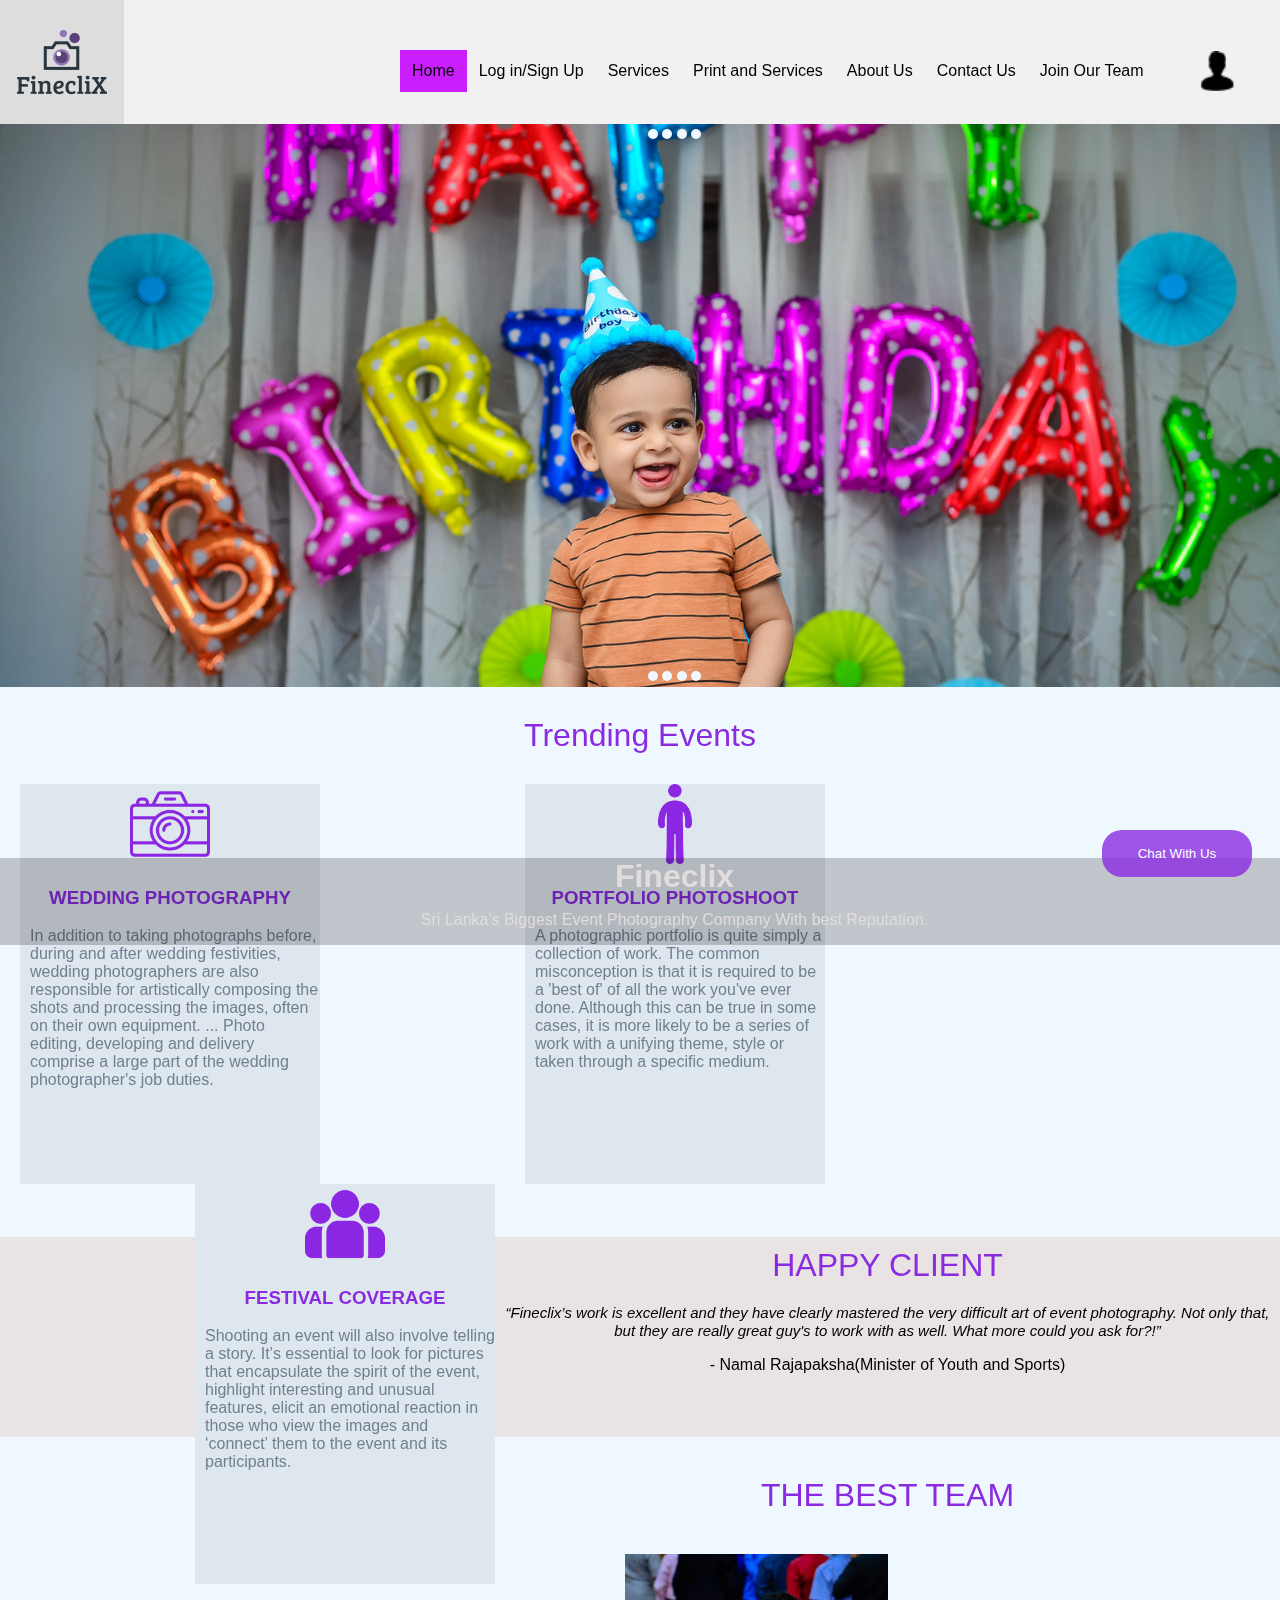
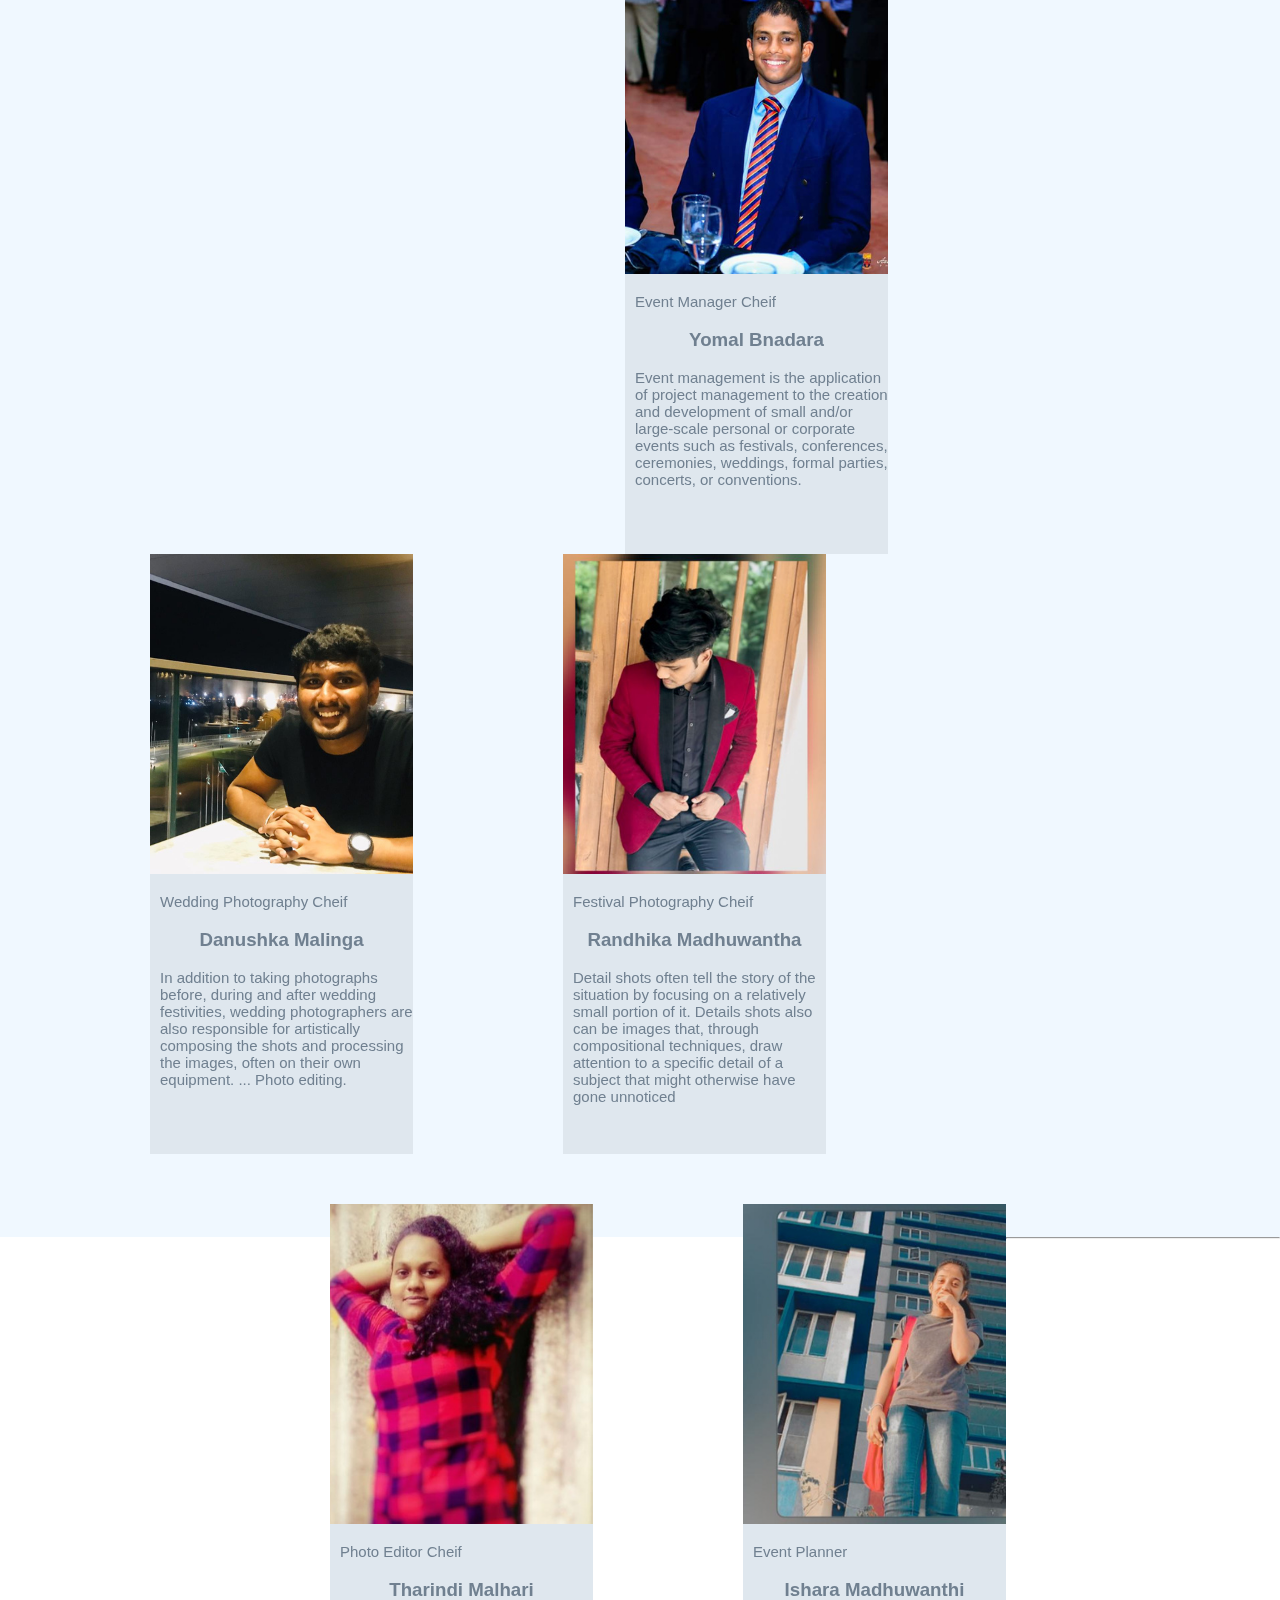
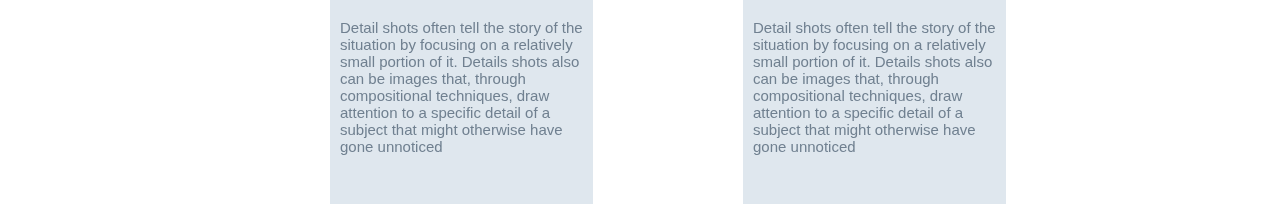
<file: index.html>
<!DOCTYPE html>
<html>


<head>
<title>Fineclix - Home</title>

<link rel="stylesheet" href="css/headerfooter.css">
<link rel="stylesheet" href="css/home.css">
<script type="text/javascript" src="js/home.js"></script>
<meta name="viewport" content="width=device-width, initial-scale=1.0">



</head>
<body>

<div class="header">
  <a href="index.html" ><img src="images/Fineclix.png"   class="logo"></a>
  <div class="header-right">
    <a class="active"  href="index.html">Home</a>
    <a class="offline" href="#contact">Log in/Sign Up</a>
    <a class="offline" href="#about">Services</a>
    <a class="offline" href="#contact">Print and Services</a>
    <a class="offline" href="#about">About Us</a>
    <a class="offline" href="#about">Contact Us</a>
    <a class="offline" href="joinourteam.html">Join Our Team</a>
    <div class="headeruser">
    <a href="login" ><img src="images/user.png"   class="logo1"></a>
    </div>

    
  </div>
</div>
<div class="slide-box">
  <span id="slide-image-1"></span>
  <span id="slide-image-2"></span>
  <span id="slide-image-3"></span>
  <span id="slide-image-4"></span>
  <div class="image-box">
    <img src="images/slide4.png" class="slide-image">
    <img src="images/slide2.png" class="slide-image">
    <img src="images/slide3.png" class="slide-image">
    <img src="images/slide1.png" class="slide-image">
    
  </div>
  
  <div class="button-box">
    <a href="#slide-image-1" class="slide-button"></a>
    <a href="#slide-image-2" class="slide-button"></a>
    <a href="#slide-image-3" class="slide-button"></a>
    <a href="#slide-image-4" class="slide-button"></a>

  </div>
  <div class="button-box-1">
    <a href="#slide-image-1" class="slide-button"></a>
    <a href="#slide-image-2" class="slide-button"></a>
    <a href="#slide-image-3" class="slide-button"></a>
    <a href="#slide-image-4" class="slide-button"></a>

  </div>
  <div class="slcontent">
    <h1>Fineclix</h1>
    <p>Sri Lanka's Biggest Event Photography Company With best Reputation.</p>
  </div>

</div>
<div class="eventtypes">
  <h1 class="pevents" >Trending Events</h1>
  <div class="weddingEvent">
    <img src="images/wedding.png" class="trendingwedding">
    <h3 class="weddinghead">WEDDING PHOTOGRAPHY</h3>
    <p class="weddingcolor">In addition to taking photographs before, during and after wedding festivities, wedding photographers are also responsible for artistically composing the shots and processing the images, often on their own equipment. ... Photo editing, developing and delivery comprise a large part of the wedding photographer's job duties.</p>

  </div>
  <div class="weddingEvent-1">
    <img src="images/portfolio.png" class="trendingwedding">
    <h3 class="weddinghead">PORTFOLIO PHOTOSHOOT</h3>
    <p class="weddingcolor">A photographic portfolio is quite simply a collection of work. The common misconception is that it is required to be a 'best of' of all the work you've ever done. Although this can be true in some cases, it is more likely to be a series of work with a unifying theme, style or taken through a specific medium.</p>

  </div>
  <div class="weddingEvent-2">
    <img src="images/group.png" class="trendingwedding">
    <h3 class="weddinghead">FESTIVAL COVERAGE</h3>
    <p class="weddingcolor">Shooting an event will also involve telling a story. It’s essential to look for pictures that encapsulate the spirit of the event, highlight interesting and unusual features, elicit an emotional reaction in those who view the images and ‘connect’ them to the event and its participants.</p>

  </div>

</div>
<div class="happyclient">
  <h1 class="happycl">HAPPY CLIENT</h1>
  <q>Fineclix’s work is excellent and they have clearly mastered the very difficult art of event photography. Not only that, but they are really great guy's to work with as well. What more could you ask for?!</q>
  <p class="authour"> - Namal Rajapaksha(Minister of Youth and Sports)</p>
</div>

<div class="teammembers">
  <h1 class="pteam" >THE BEST TEAM</h1>
  <div class="teammember-1">
    <img src="images/yomal.png" class="teamimage"> 
    <p class="teamp">Event Manager Cheif</p> 
    <h3 class="weddinghead-1">Yomal Bnadara</h3>
    <p class="teamp">Event management is the application of project management to the creation and development of small and/or large-scale personal or corporate events such as festivals, conferences, ceremonies, weddings, formal parties, concerts, or conventions.</p>

  </div>
  <div class="teammember-2">
    <img src="images/Danushka.png" class="teamimage"> 
    <p class="teamp">Wedding Photography Cheif</p> 
    <h3 class="weddinghead-1">Danushka Malinga</h3>
    <p class="teamp">In addition to taking photographs before, during and after wedding festivities, wedding photographers are also responsible for artistically composing the shots and processing the images, often on their own equipment. ... Photo editing.</p>

  </div>
  <div class="teammember-3">
    <img src="images/randhika.png" class="teamimage"> 
    <p class="teamp">Festival Photography Cheif</p> 
    <h3 class="weddinghead-1">Randhika Madhuwantha</h3>
    <p class="teamp">Detail shots often tell the story of the situation by focusing on a relatively small portion of it. Details shots also can be images that, through compositional techniques, draw attention to a specific detail of a subject that might otherwise have gone unnoticed</p>

  </div>
  <div class="teammember-4">
    <img src="images/Tharindi.png" class="teamimage"> 
    <p class="teamp">Photo Editor Cheif</p> 
    <h3 class="weddinghead-1">Tharindi Malhari</h3>
    <p class="teamp">Detail shots often tell the story of the situation by focusing on a relatively small portion of it. Details shots also can be images that, through compositional techniques, draw attention to a specific detail of a subject that might otherwise have gone unnoticed</p>

  </div>
  <div class="teammember-5">
    <img src="images/Ishara.png" class="teamimage"> 
    <p class="teamp">Event Planner</p> 
    <h3 class="weddinghead-1">Ishara Madhuwanthi</h3>
    <p class="teamp">Detail shots often tell the story of the situation by focusing on a relatively small portion of it. Details shots also can be images that, through compositional techniques, draw attention to a specific detail of a subject that might otherwise have gone unnoticed</p>

  </div>
  <button class="open-button" onclick="openForm()">Chat With Us</button>

<div class="chat-popup" id="myForm">
  <form action="/action_page.php" class="form-container">
    <h3>Feel Free to Express Your Desire</h3>

    <label for="msg"><b>Message</b></label>
    <textarea placeholder="Hi how can we help you...." name="msg" required></textarea>

    <button type="submit" class="btn">Send</button>
    <button type="button" class="btn cancel" onclick="closeForm()">Close</button>
  </form>
</div>

</div>


  


<hr class="line">

<div class="footer">
  <div class="verticalDiscover">
    
    <h3>Discover</h3>
    <a href="#">Customer Stories</a>
    <a href="#">Gift a photoshoot</a>
    <a href="#">Pricing</a>
    <a href="#">Review</a>
  </div>
  <div class="verticalPhotographer">
    
    <h3>Photographer?</h3>
    <a href="joinourteam.html">Join our team</a>
    <a href="photographerlogin.html">Photographer Login</a>
    
  </div>
  <div class="verticalCompany">
    
    <h3>Company</h3>
    <a href="#">About Us</a>
    <a href="#">Contact Us</a>
    
  </div>
  <div class="verticalNeedHelp">
    
    <h3>Need Help?</h3>
    <a href="#">+774020028</a>
    <p class="opentime">Mon-Fri 9.30am-7.00pm sat-sun 11.30am-5.00pm</p>
    
    
  </div>
  <div class="footerlogos">
    
    <a href="https://www.certify.com/" ><img src="images/certified.png"   class="logo2"></a>
    <a href="https://www.paypal.com/lk/home" ><img src="images/payment.png"   class="logo3"></a>
    
  </div>
  <hr class="line1">
  <div class="footercompanylogo">
  <a href="index.html" ><img src="images/Fineclix.png"   class="logo4"></a>
  <p class="create">Created by MLB_PG.04.02_07</p>
  </div>
  <div class="footersocialmedialogos">
    
    <a href="https://www.facebook.com/" ><img src="images/facebook.png"   class="logo5"></a>
    <a href="https://twitter.com/" ><img src="images/twitter.png"   class="logo6"></a>
    <a href="https://www.instagram.com/" ><img src="images/instagram.png"   class="logo7"></a>
    <a href="https://www.youtube.com/" ><img src="images/youtube.png"   class="logo8"></a>
    
  </div>
  <hr class="line2">


</div>


</body>


</html>
</file>
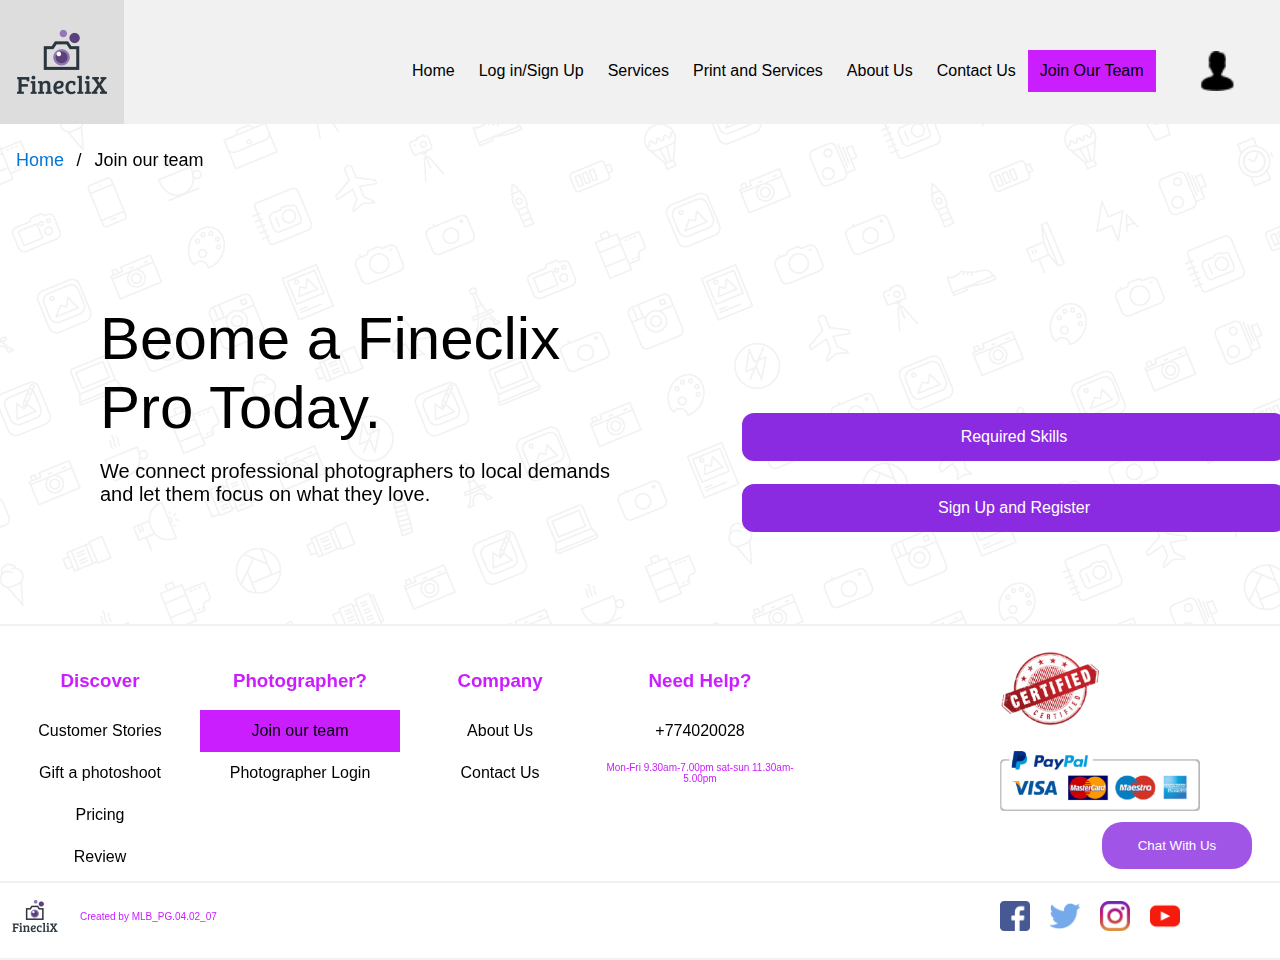
<file: joinourteam.html>
<!DOCTYPE html>
<html>


<head>
<title>Fineclix - Join Our Team</title>

<link rel="stylesheet" href="css/joinourteam.css">


<script type="text/javascript" src="js/home.js"></script>
<meta name="viewport" content="width=device-width, initial-scale=1.0">



</head>
<body>

<div class="header">
  <a href="index.html" ><img src="images/Fineclix.png"   class="logo"></a>
  <div class="header-right">
    <a class="offline"  href="index.html">Home</a>
    <a class="offline" href="#contact">Log in/Sign Up</a>
    <a class="offline" href="#about">Services</a>
    <a class="offline" href="#contact">Print and Services</a>
    <a class="offline" href="#about">About Us</a>
    <a class="offline" href="#about">Contact Us</a>
    <a class="active" href="joinourteam.html">Join Our Team</a>
    <div class="headeruser">
    <a href="login" ><img src="images/user.png"   class="logo1"></a>
    </div>

    
  </div>
</div>
<ul class="breadcrumb">
  <li><a href="index.html">Home</a></li>
  <li>Join our team</li>
</ul>
<div class="joinourteam-4">
    


    <div class="become">
        <h1 class="become-1">Beome a Fineclix</h1>
        <h1 class="become-1">Pro Today.</h1>
    </br>
        <p class="become-2">We connect professional photographers to local demands </p>
        <p class="become-2">and let them focus on what they love.

    </div>

    <a href="RequiredSkills.html" class="button-1">Required Skills</a>
    </br>
    <a href="photographerRegister.html" class="button-2">Sign Up and Register</a>
    <button class="open-button" onclick="openForm()">Chat With Us</button>

<div class="chat-popup" id="myForm">
  <form action="/action_page.php" class="form-container">
    <h3>Feel Free to Express Your Desire</h3>

    <label for="msg"><b>Message</b></label>
    <textarea placeholder="Hi how can we help you...." name="msg" required></textarea>

    <button type="submit" class="btn">Send</button>
    <button type="button" class="btn cancel" onclick="closeForm()">Close</button>
  </form>
</div>



</div>




<hr class="line">

<div class="footer">
  <div class="verticalDiscover">
    
    <h3>Discover</h3>
    <a href="#">Customer Stories</a>
    <a href="#">Gift a photoshoot</a>
    <a href="#">Pricing</a>
    <a href="#">Review</a>
  </div>
  <div class="verticalPhotographer">
    
    <h3>Photographer?</h3>
    <a href="joinourteam.html" class="active">Join our team</a>
    <a href="photographerlogin.html">Photographer Login</a>
    
  </div>
  <div class="verticalCompany">
    
    <h3>Company</h3>
    <a href="#">About Us</a>
    <a href="#">Contact Us</a>
    
  </div>
  <div class="verticalNeedHelp">
    
    <h3>Need Help?</h3>
    <a href="#">+774020028</a>
    <p class="opentime">Mon-Fri 9.30am-7.00pm sat-sun 11.30am-5.00pm</p>
    
    
  </div>
  <div class="footerlogos">
    
    <a href="https://www.certify.com/" ><img src="images/certified.png"   class="logo2"></a>
    <a href="https://www.paypal.com/lk/home" ><img src="images/payment.png"   class="logo3"></a>
    
  </div>
  <hr class="line1">
  <div class="footercompanylogo">
  <a href="index.html" ><img src="images/Fineclix.png"   class="logo4"></a>
  <p class="create">Created by MLB_PG.04.02_07</p>
  </div>
  <div class="footersocialmedialogos">
    
    <a href="https://www.facebook.com/" ><img src="images/facebook.png"   class="logo5"></a>
    <a href="https://twitter.com/" ><img src="images/twitter.png"   class="logo6"></a>
    <a href="https://www.instagram.com/" ><img src="images/instagram.png"   class="logo7"></a>
    <a href="https://www.youtube.com/" ><img src="images/youtube.png"   class="logo8"></a>
    
  </div>
  <hr class="line2">


</div>


</body>


</html>
</file>
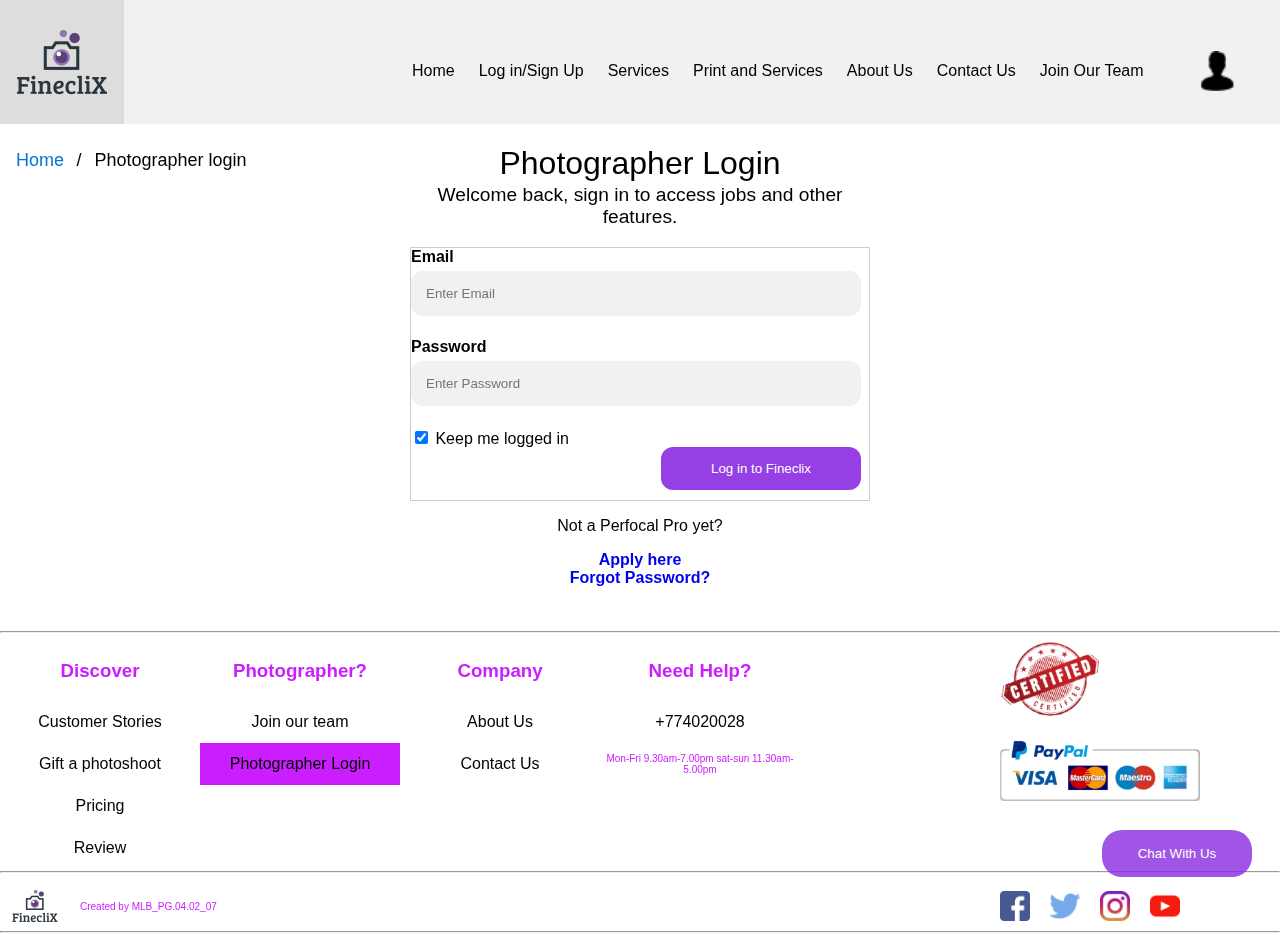
<file: photographerlogin.html>
<!DOCTYPE html>
<html>


<head>
<title>Fineclix - Photographer login</title>


<link rel="stylesheet" href="css/photographerlogin.css">
<script type="text/javascript" src="js/home.js"></script>
<meta name="viewport" content="width=device-width, initial-scale=1.0">



</head>
<body>

<div class="header">
  <a href="index.html" ><img src="images/Fineclix.png"   class="logo"></a>
  <div class="header-right">
    <a class="offline"  href="index.html">Home</a>
    <a class="offline" href="#contact">Log in/Sign Up</a>
    <a class="offline" href="#about">Services</a>
    <a class="offline" href="#contact">Print and Services</a>
    <a class="offline" href="#about">About Us</a>
    <a class="offline" href="#about">Contact Us</a>
    <a class="offline" href="joinourteam.html">Join Our Team</a>
    <div class="headeruser">
    <a href="login" ><img src="images/user.png"   class="logo1"></a>
    </div>

    
  </div>
  
</div>
<ul class="breadcrumb">
  <li><a href="index.html">Home</a></li>
  <li>Photographer login</li>
</ul>



<div class="login">

  <div class="hrequired-1">

    <h1>Photographer Login</h1>
    

  </div>
  <div class="hrequired-22">

    <p>Welcome back, sign in to access jobs and other features.</p>
    

  </div>
  <form action="/action_page.php" style="border:1px solid #ccc">
  <div class="hrequired-333">
    <label for="emails"><b>Email</b></label>
    <input type="text" placeholder="Enter Email" name="emails" required>
      
    <label for="psw"><b>Password</b></label>
    <input type="password" placeholder="Enter Password" name="psw" id="id1" required>

    <label>
      <input type="checkbox" checked="checked" name="remember" style="margin-bottom:15px"> Keep me logged in
    </label>
    <button type="submit" class="logintofineclix" >Log in to Fineclix</button>

    
          
      
    

  </div>
  </form>
  <center><p>Not a Perfocal Pro yet? </p><a href="joinourteam.html" class="link-1">Apply here</a></center>
  <center><a href="#" class="link-1" onclick="checkemail()">Forgot Password?</a></center>


  </div>


  <button class="open-button" onclick="openForm()">Chat With Us</button>

<div class="chat-popup" id="myForm">
  <form action="/action_page.php" class="form-container">
    <h3>Feel Free to Express Your Desire</h3>

    <label for="msg"><b>Message</b></label>
    <textarea placeholder="Hi how can we help you...." name="msg" required></textarea>

    <button type="submit" class="btn">Send</button>
    <button type="button" class="btn cancel" onclick="closeForm()">Close</button>
  </form>
</div>




<hr class="line">

<div class="footer">
  <div class="verticalDiscover">
    
    <h3>Discover</h3>
    <a href="#">Customer Stories</a>
    <a href="#">Gift a photoshoot</a>
    <a href="#">Pricing</a>
    <a href="#">Review</a>
  </div>
  <div class="verticalPhotographer">
    
    <h3>Photographer?</h3>
    <a href="joinourteam.html">Join our team</a>
    <a href="photographerlogin.html" class="active">Photographer Login</a>
    
  </div>
  <div class="verticalCompany">
    
    <h3>Company</h3>
    <a href="#">About Us</a>
    <a href="#">Contact Us</a>
    
  </div>
  <div class="verticalNeedHelp">
    
    <h3>Need Help?</h3>
    <a href="#">+774020028</a>
    <p class="opentime">Mon-Fri 9.30am-7.00pm sat-sun 11.30am-5.00pm</p>
    
    
  </div>
  <div class="footerlogos">
    
    <a href="https://www.certify.com/" ><img src="images/certified.png"   class="logo2"></a>
    <a href="https://www.paypal.com/lk/home" ><img src="images/payment.png"   class="logo3"></a>
    
  </div>
  <hr class="line1">
  <div class="footercompanylogo">
  <a href="index.html" ><img src="images/Fineclix.png"   class="logo4"></a>
  <p class="create">Created by MLB_PG.04.02_07</p>
  </div>
  <div class="footersocialmedialogos">
    
    <a href="https://www.facebook.com/" ><img src="images/facebook.png"   class="logo5"></a>
    <a href="https://twitter.com/" ><img src="images/twitter.png"   class="logo6"></a>
    <a href="https://www.instagram.com/" ><img src="images/instagram.png"   class="logo7"></a>
    <a href="https://www.youtube.com/" ><img src="images/youtube.png"   class="logo8"></a>
    <!--<button onclick="backtopfunction()" id="backtop" title="Go to top">GO to Top</button>-->
    
  </div>
  <hr class="line2">


</div>


</body>


</html>
</file>
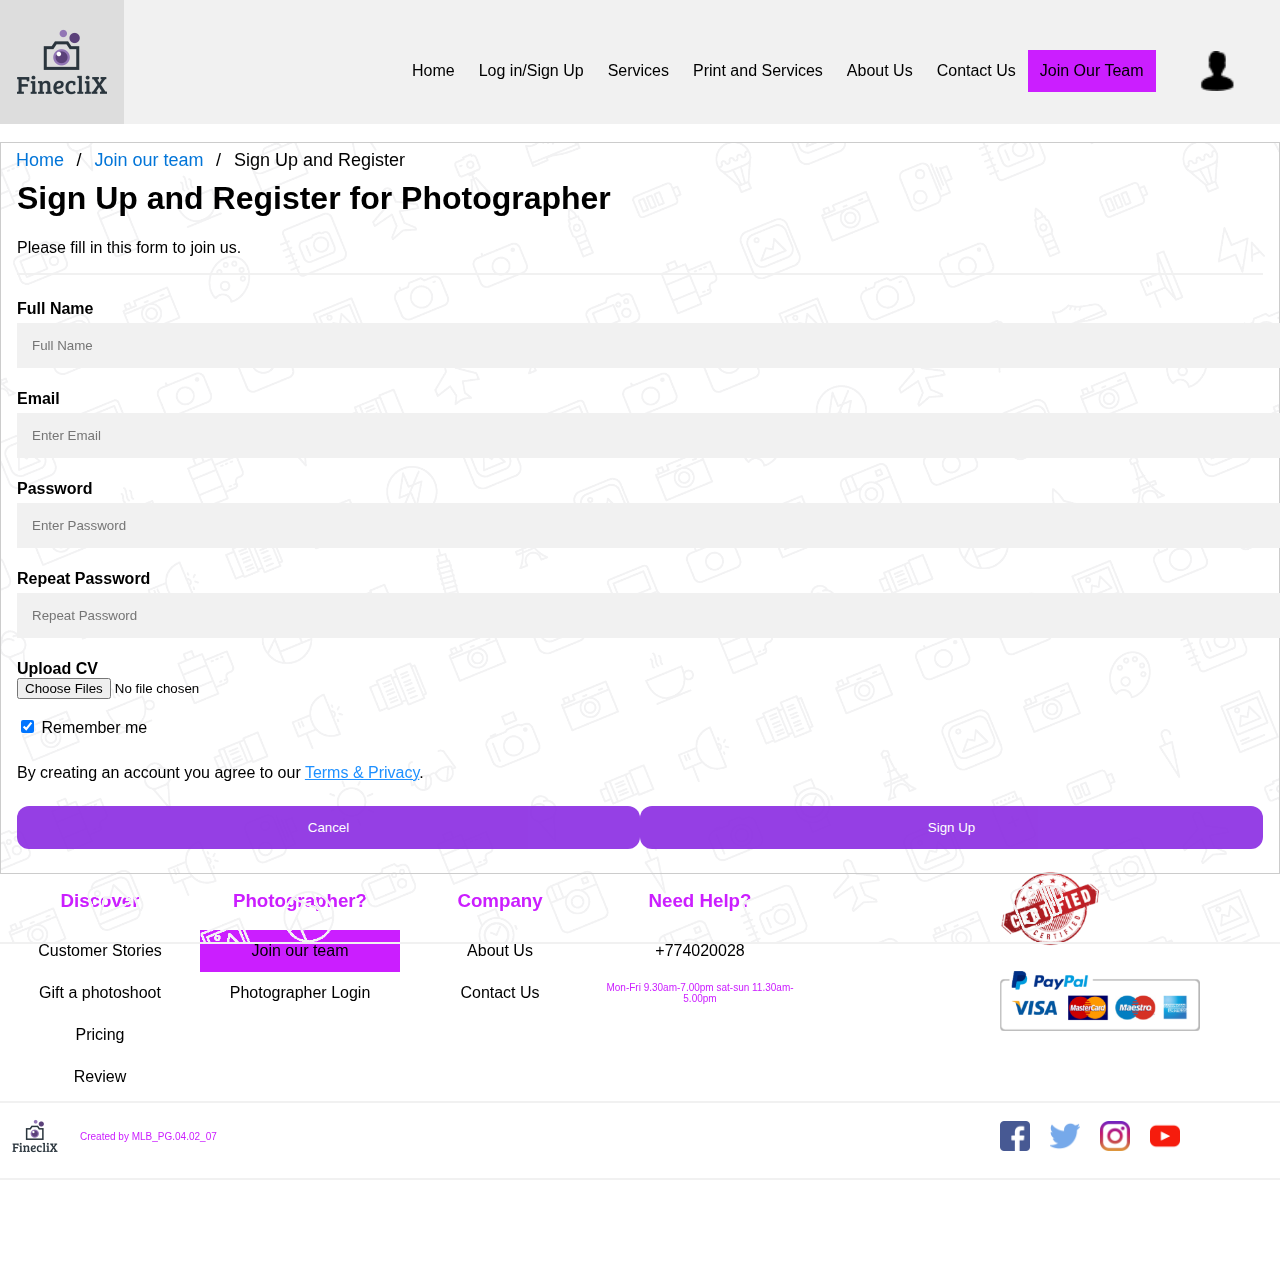
<file: photographerRegister.html>
<!DOCTYPE html>
<html>


<head>
<title>Fineclix - Sign Up and Register</title>

<link rel="stylesheet" href="css/joinourteam.css">


<script type="text/javascript" src="js/home.js"></script>

<meta name="viewport" content="width=device-width, initial-scale=1.0">



</head>
<body>

<div class="header">
  <a href="index.html" ><img src="images/Fineclix.png"   class="logo"></a>
  <div class="header-right">
    <a class="offline"  href="index.html">Home</a>
    <a class="offline" href="#contact">Log in/Sign Up</a>
    <a class="offline" href="#about">Services</a>
    <a class="offline" href="#contact">Print and Services</a>
    <a class="offline" href="#about">About Us</a>
    <a class="offline" href="#about">Contact Us</a>
    <a class="active" href="joinourteam.html">Join Our Team</a>
    <div class="headeruser">
    <a href="login" ><img src="images/user.png"   class="logo1"></a>
    </div>

    
  </div>
</div>
<ul class="breadcrumb">
  <li><a href="index.html">Home</a></li>
  <li><a href="joinourteam.html">Join our team</a></li>
  <li>Sign Up and Register</li>
</ul>
<br>


<div class="joinourteam-1">

    <form action="/action_page.php" style="border:1px solid #ccc">
        <div class="container">
          <h1>Sign Up and Register for Photographer</h1>
          <p>Please fill in this form to join us.</p>
          <hr>

          <label for="name"><b>Full Name</b></label>
          <input type="text" placeholder="Full Name" name="name" required>

          <label for="emails"><b>Email</b></label>
          <input type="text" placeholder="Enter Email" name="emails" required>
      
          <label for="psw"><b>Password</b></label>
          <input type="password" placeholder="Enter Password" name="psw" id="id1" required>
      
          <label for="psw-repeat"><b>Repeat Password</b></label>
          <input type="password" placeholder="Repeat Password" name="psw-repeat" id="id2"required>

          <label for="myfile" class="file">Upload CV</label><br>
        <input type="file" id="myfile" name="myfile" multiple><br><br>
          
          <label>
            <input type="checkbox" checked="checked" name="remember" style="margin-bottom:15px"> Remember me
          </label>
          
          <p>By creating an account you agree to our <a href="#" style="color:dodgerblue">Terms & Privacy</a>.</p>
      
          <div class="clearfix">
            <button type="button" class="cancelbtn">Cancel</button>
            <button type="submit" class="signupbtn" onclick="callfunction()" onclick="validatePassword()">Sign Up</button>
          </div>
        </div>
      </form>
</div>
<hr class="line">

<div class="footer">
  <div class="verticalDiscover">
    
    <h3>Discover</h3>
    <a href="#">Customer Stories</a>
    <a href="#">Gift a photoshoot</a>
    <a href="#">Pricing</a>
    <a href="#">Review</a>
  </div>
  <div class="verticalPhotographer">
    
    <h3>Photographer?</h3>
    <a href="joinourteam.html" class="active">Join our team</a>
    <a href="photographerlogin.html">Photographer Login</a>
    
  </div>
  <div class="verticalCompany">
    
    <h3>Company</h3>
    <a href="#">About Us</a>
    <a href="#">Contact Us</a>
    
  </div>
  <div class="verticalNeedHelp">
    
    <h3>Need Help?</h3>
    <a href="#">+774020028</a>
    <p class="opentime">Mon-Fri 9.30am-7.00pm sat-sun 11.30am-5.00pm</p>
    
    
  </div>
  <div class="footerlogos">
    
    <a href="https://www.certify.com/" ><img src="images/certified.png"   class="logo2"></a>
    <a href="https://www.paypal.com/lk/home" ><img src="images/payment.png"   class="logo3"></a>
    
  </div>
  <hr class="line1">
  <div class="footercompanylogo">
  <a href="index.html" ><img src="images/Fineclix.png"   class="logo4"></a>
  <p class="create">Created by MLB_PG.04.02_07</p>
  </div>
  <div class="footersocialmedialogos">
    
    <a href="https://www.facebook.com/" ><img src="images/facebook.png"   class="logo5"></a>
    <a href="https://twitter.com/" ><img src="images/twitter.png"   class="logo6"></a>
    <a href="https://www.instagram.com/" ><img src="images/instagram.png"   class="logo7"></a>
    <a href="https://www.youtube.com/" ><img src="images/youtube.png"   class="logo8"></a>
    
  </div>
  <hr class="line2">


</div>


</body>


</html>
</file>
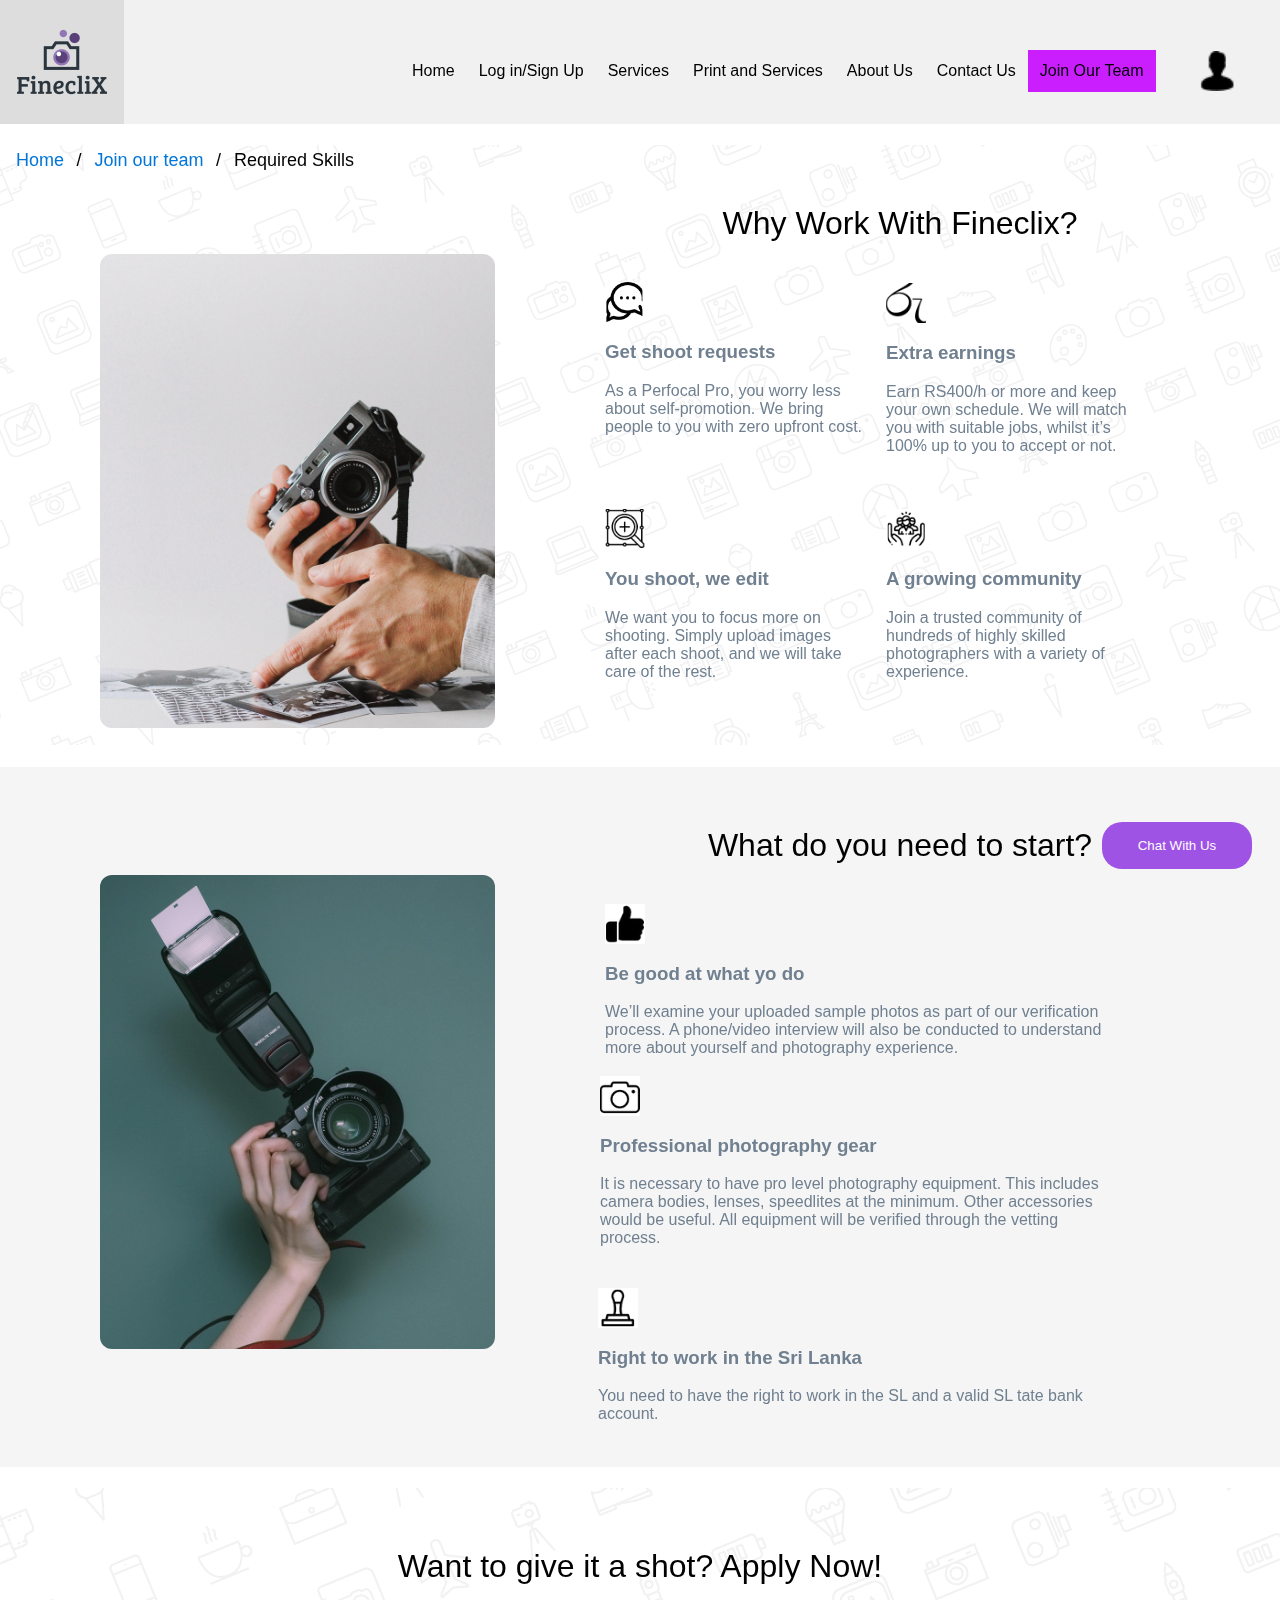
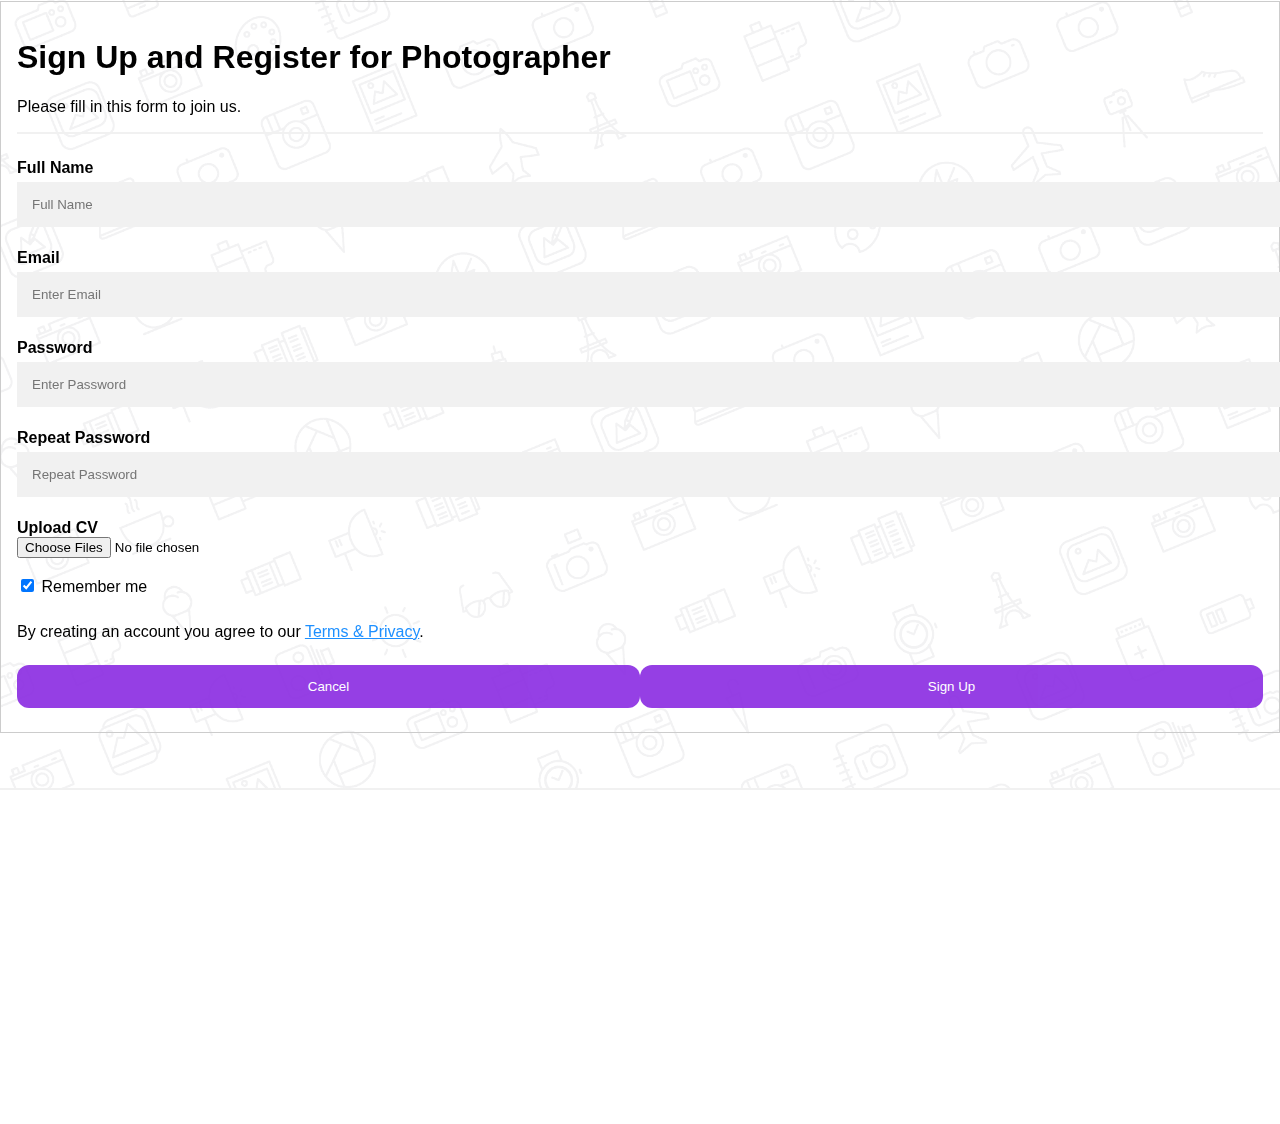
<file: RequiredSkills.html>
<html>


<head>
<title>Fineclix - Required skills</title>

<link rel="stylesheet" href="css/headerfooter.css">
<link rel="stylesheet" href="css/joinourteam.css">
<script type="text/javascript" src="js/home.js"></script>
<meta name="viewport" content="width=device-width, initial-scale=1.0">



</head>
<body>

<div class="header">
  <a href="index.html" ><img src="images/Fineclix.png"   class="logo"></a>
  <div class="header-right">
    <a class="offline"  href="index.html">Home</a>
    <a class="offline" href="#contact">Log in/Sign Up</a>
    <a class="offline" href="#about">Services</a>
    <a class="offline" href="#contact">Print and Services</a>
    <a class="offline" href="#about">About Us</a>
    <a class="offline" href="#about">Contact Us</a>
    <a class="active" href="joinourteam.html">Join Our Team</a>
    <div class="headeruser">
    <a href="login" ><img src="images/user.png"   class="logo1"></a>
    </div>

    
  </div>
</div>
<ul class="breadcrumb">
    <li><a href="index.html">Home</a></li>
    <li><a href="joinourteam.html">Join our team</a></li>
    <li>Required Skills</li>
  </ul>



<div class="joinourteam-2">
    <div class="hrequired">

        <h1>Why Work With Fineclix?</h1>

    </div>
    <div class="imgrequired">
    </div>
    
    <div class="weddingEvent-1">
        <img src="images/chat.png" class="trendingwedding">
        <h3 class="weddinghead">Get shoot requests</h3>
        <p class="weddingcolor">As a Perfocal Pro, you worry less about self-promotion. We bring people to you with zero upfront cost.</p>
    
      </div>
      <div class="weddingEvent-2">
        <img src="images/rs.png" class="trendingwedding">
        <h3 class="weddinghead">Extra earnings</h3>
        <p class="weddingcolor">Earn RS400/h or more and keep your own schedule. We will match you with suitable jobs, whilst it’s 100% up to you to accept or not.</p>
    
      </div>
      <div class="weddingEvent-3">
        <img src="images/zoom.png" class="trendingwedding">
        <h3 class="weddinghead">You shoot, we edit</h3>
        <p class="weddingcolor">We want you to focus more on shooting. Simply upload images after each shoot, and we will take care of the rest.</p>
    
      </div>
      <div class="weddingEvent-4">
        <img src="images/community.png" class="trendingwedding">
        <h3 class="weddinghead">A growing community</h3>
        <p class="weddingcolor">Join a trusted community of hundreds of highly skilled photographers with a variety of experience.</p>
    
      </div>


</div>
<div class="required">

    <div class="hrequired">

        <h1>What do you need to start?</h1>

    </div>
    <div class="imgrequired-1">
    </div>

    <div class="weddingEvent-11">
        <img src="images/likef.png" class="trendingwedding">
        <h3 class="weddinghead">Be good at what yo do</h3>
        <p class="weddingcolor">We’ll examine your uploaded sample photos as part of our verification process. A phone/video interview will also be conducted to understand more about yourself and photography experience.</p>
    
      </div>
      <div class="weddingEvent-22">
        <img src="images/camf.png" class="trendingwedding">
        <h3 class="weddinghead">Professional photography gear</h3>
        <p class="weddingcolor">It is necessary to have pro level photography equipment. This includes camera bodies, lenses, speedlites at the minimum. Other accessories would be useful. All equipment will be verified through the vetting process.</p>
    
      </div>
      <div class="weddingEvent-33">
        <img src="images/stampf.png" class="trendingwedding">
        <h3 class="weddinghead">Right to work in the Sri Lanka</h3>
        <p class="weddingcolor">You need to have the right to work in the SL and a valid SL tate bank account.</p>
    
      </div>
      



</div>
<div class="joinourteam-5">

    <div class="hrequired-1">

        <h1>Want to give it a shot? Apply Now!</h1>

    </div>
    <br><br><br>
    <form action="/action_page.php" style="border:1px solid #ccc">
        <div class="container">
          <h1>Sign Up and Register for Photographer</h1>
          <p>Please fill in this form to join us.</p>
          <hr>

          <label for="name"><b>Full Name</b></label>
          <input type="text" placeholder="Full Name" name="name" required>

          <label for="emails"><b>Email</b></label>
          <input type="text" placeholder="Enter Email" name="emails" required>
      
          <label for="psw"><b>Password</b></label>
          <input type="password" placeholder="Enter Password" name="psw" id="id1" required>
      
          <label for="psw-repeat"><b>Repeat Password</b></label>
          <input type="password" placeholder="Repeat Password" name="psw-repeat" id="id2"required>

          <label for="myfile" class="file">Upload CV</label><br>
        <input type="file" id="myfile" name="myfile" multiple><br><br>
          
          <label>
            <input type="checkbox" checked="checked" name="remember" style="margin-bottom:15px"> Remember me
          </label>
          
          <p>By creating an account you agree to our <a href="#" style="color:dodgerblue">Terms & Privacy</a>.</p>
      
          <div class="clearfix">
            <button type="button" class="cancelbtn">Cancel</button>
            <button type="submit" class="signupbtn" onclick="callfunction()" onclick="validatePassword()" onclick="submitted()">Sign Up</button>
          </div>
        </div>
      </form>


</div>
<button class="open-button" onclick="openForm()">Chat With Us</button>

<div class="chat-popup" id="myForm">
  <form action="/action_page.php" class="form-container">
    <h3>Feel Free to Express Your Desire</h3>

    <label for="msg"><b>Message</b></label>
    <textarea placeholder="Hi how can we help you...." name="msg" required></textarea>

    <button type="submit" class="btn">Send</button>
    <button type="button" class="btn cancel" onclick="closeForm()">Close</button>
  </form>
</div>

</div>

<hr class="line">

<div class="footer">
  <div class="verticalDiscover">
    
    <h3>Discover</h3>
    <a href="#">Customer Stories</a>
    <a href="#">Gift a photoshoot</a>
    <a href="#">Pricing</a>
    <a href="#">Review</a>
  </div>
  <div class="verticalPhotographer">
    
    <h3>Photographer?</h3>
    <a href="joinourteam.html">Join our team</a>
    <a href="photographerlogin.html">Photographer Login</a>
    
  </div>
  <div class="verticalCompany">
    
    <h3>Company</h3>
    <a href="#">About Us</a>
    <a href="#">Contact Us</a>
    
  </div>
  <div class="verticalNeedHelp">
    
    <h3>Need Help?</h3>
    <a href="#">+774020028</a>
    <p class="opentime">Mon-Fri 9.30am-7.00pm sat-sun 11.30am-5.00pm</p>
    
    
  </div>
  <div class="footerlogos">
    
    <a href="https://www.certify.com/" ><img src="images/certified.png"   class="logo2"></a>
    <a href="https://www.paypal.com/lk/home" ><img src="images/payment.png"   class="logo3"></a>
    
  </div>
  <hr class="line1">
  <div class="footercompanylogo">
  <a href="index.html" ><img src="images/Fineclix.png"   class="logo4"></a>
  <p class="create">Created by MLB_PG.04.02_07</p>
  </div>
  <div class="footersocialmedialogos">
    
    <a href="https://www.facebook.com/" ><img src="images/facebook.png"   class="logo5"></a>
    <a href="https://twitter.com/" ><img src="images/twitter.png"   class="logo6"></a>
    <a href="https://www.instagram.com/" ><img src="images/instagram.png"   class="logo7"></a>
    <a href="https://www.youtube.com/" ><img src="images/youtube.png"   class="logo8"></a>
    
  </div>
  <hr class="line2">


</div>


</body>


</html>
</file>
<file: css/headerfooter.css>
body { 
  margin: 0px;
  font-family: -apple-system, BlinkMacSystemFont, 'Segoe UI', Roboto, Oxygen, Ubuntu, Cantarell, 'Open Sans', 'Helvetica Neue', sans-serif;
}

.header {
  position: -webkit-sticky;
  position: sticky;
  overflow: hidden;
  background-color: #f1f1f1;
  padding: 0px 10px 0px 0px;
  
}

.header a {
  float: left;
  padding: 12px;
 
}
.logo {
  display:block;
  margin-left: auto;
  margin-right: auto;
  width:100px;
}

.header a:hover {
  background-color: #ddd;
  color: black;
  
}

.header a.active {
  background-color:  rgb(203, 30, 255);
  color: black;
  text-decoration: none;
  

}

.header-right {
  float: center;
  padding: 50px 12px 10px 400px ;

 
}
.header-right a.offline {
  text-decoration: none;
  color:  black;
  font-family: Arial, Helvetica, sans-serif;
  
}
.logo1 {
  display:block;
  margin-left: auto;
  margin-right: auto;
  width:40px;
  float: right;
}
 
.headeruser a {
  float: right;
  
  padding: 1px 20px 1px 10px;
 
}
.footer {
  position: -webkit-sticky;
  position: sticky;
  left: 0;
  bottom: 0;
  width: 100%;
  background-color: transparent;
  color: rgb(203, 30, 255);
  text-align: center;
  z-index: -1;
  
}
.verticalDiscover {
  width: 200px;
  position: absolute;
  
  
  
}

.verticalDiscover a {
  
  
  color: black;
  display: block;
  padding: 12px;
  text-decoration: none;
}

.verticalDiscover a:hover {
  background-color: #ccc;
}
.verticalPhotographer {
 position: absolute;
  width: 200px;
  left:200px;

  
}

.verticalPhotographer a {
  
  color: black;
  display: block;
  padding: 12px;
  text-decoration: none;
  
}

.verticalPhotographer a:hover {
  background-color: #ccc;
}
.verticalCompany {
  position: absolute;
   width: 200px;
   left:400px;
 
   
 }
 
 .verticalCompany a {
   
   color: black;
   display: block;
   padding: 12px;
   text-decoration: none;
   
 }
 
 .verticalCompany a:hover {
   background-color: #ccc;
 }

 .verticalNeedHelp {
  position: absolute;
   width: 200px;
   left:600px;
 
   
 }
 
 .verticalNeedHelp a {
   
   color: black;
   display: block;
   padding: 12px;
   text-decoration: none;
   
 }
 
 .verticalNeedHelp a:hover {
   background-color: #ccc;
 }
 .opentime{
   font-size:10px;
 }
 .line{
   position: relative;
  
 }
 .logo2 {
   position:absolute;
  display:block;
  margin-left: auto;
  margin-right: auto;
  width:100px;
  left:1000px;
}

.logo3 {
  position: absolute;
  display:block;
  margin-left: auto;
  margin-right: auto;
  width:200px;
  left:1000px;
  top:100px;
  
}
.line1{

  position: relative;
  top:230px;
}

.logo4{
  position:absolute;
  display:block;
  margin-left: auto;
  margin-right: auto;
  width: 50px;
  top: 240px;
  left:10px
  

}

.logo4:hover{

  background-color: #ddd;
  color: black;
}
.logo3:hover{

  background-color: #ddd;
  color: black;
}
.logo2:hover{

  background-color: #ddd;
  color: black;
}
.create{
  position: absolute;
  font-size:10px;
  color:rgb(203, 30, 255);
  top:250px;
  left:80px;
}
.logo5{
  position:absolute;
  display:block;
  margin-left: auto;
  margin-right: auto;
  width: 30px;
  top: 250px;
  left:1000px
  

}
.logo6{
  position:absolute;
  display:block;
  margin-left: auto;
  margin-right: auto;
  width: 30px;
  top: 250px;
  left:1050px
  

}
.logo7{
  position:absolute;
  display:block;
  margin-left: auto;
  margin-right: auto;
  width: 30px;
  top: 250px;
  left:1100px
  

}
.logo8{
  position:absolute;
  display:block;
  margin-left: auto;
  margin-right: auto;
  width: 30px;
  top: 250px;
  left:1150px
  

}
.logo5:hover{

  background-color: #ddd;
  color: black;
}
.logo6:hover{

  background-color: #ddd;
  color: black;
}
.logo7:hover{

  background-color: #ddd;
  color: black;
}
.logo8:hover{

  background-color: #ddd;
  color: black;
}
.line2{

  position: relative;
  top:280px;
}
</file>
<file: css/home.css>
body { 
    margin: 0px;
    font-family: -apple-system, BlinkMacSystemFont, 'Segoe UI', Roboto, Oxygen, Ubuntu, Cantarell, 'Open Sans', 'Helvetica Neue', sans-serif;
  }

.slide-box{
    width:1349px;
    height:563px;
    margin-left: 0px;
    margin-right:0px;
    overflow:hidden;
    text-align: center;

}
.image-box{

    width:5396px;
    height:563px;
    position: relative;
    transition: left 2s;
    -webkit-transition: left 2s;
    -moz-transition: left 2s;
    -o-transition: left 2s;

}
.slide-image{
    float:left;
    margin: 0px;
    padding: 0px;


}
.button-box{
    top:-20px;
    position: relative;

}
.slide-button{
    display: inline-block;
    height:10px;
    width:10px;
    border-radius: 10px;
    background-color: aliceblue;

}
.button-box-1{
    top:-580px;
    position: relative;

}
.slide-button-1{
    display: inline-block;
    height:10px;
    width:10px;
    border-radius: 10px;
    background-color: aliceblue;

}
#slide-image-1:target ~ .image-box{
    left:0px;
}
#slide-image-2:target ~ .image-box{
    left:-1349px;
}
#slide-image-3:target ~ .image-box{
    left:-2698px;
}
#slide-image-4:target ~ .image-box{
    left:-4047px;
}
.slide-box .slcontent {
    position: absolute;
    bottom: -45px;
    background: rgb(0, 0, 0); /* Fallback color */
    background: rgba(0, 0, 0, 0.2); /* Black background with 0.5 opacity */
    color: #e2dcdc;
    width: 1349px;
    margin-left: 0px;
    margin-right:0px;
  }
  .eventtypes{
    margin-top:0px ;
    width: 100%;
    background-color: aliceblue;
    height: 550px;
    text-align: center;




  }
   .pevents{
    font-weight: 500;
      color: blueviolet;
      padding-top: 30px;
      padding-bottom: 30px;
   }
  .weddingEvent{
    float: left;
    margin-left: 20px;
    background-color: rgb(223, 231, 238);
    width: 300px;
    height: 400px;
    color: slategray;


  }
  
  .trendingwedding{
      float: center;
    width: 80px;
    height: 80px;

  }
  .weddinghead{
      color: blueviolet;
      

  }
  .weddingEvent:hover{
      background-color: rgba(223, 231, 238, 0);
      cursor: grab;
      
  }
  .weddingcolor{
    text-align: left;
    padding-left: 10px;
  }
  .weddingEvent-1{
    float: left;
    margin-left: 205px;
    background-color: rgb(223, 231, 238);
    width: 300px;
    height: 400px;
    color: slategray;


  }
  .weddingEvent-1:hover{
    background-color: rgba(223, 231, 238, 0);
    cursor: grab;
  }

  .weddingEvent-2{
    float: left;
    margin-left: 195px;
    background-color: rgb(223, 231, 238);
    width: 300px;
    height: 400px;
    color: slategray;


  }
  .weddingEvent-2:hover{
    background-color: rgba(223, 231, 238, 0);
    cursor: grab;
  }

h1{
    margin: 0;
}
.happyclient{
    width:100%;
  background-color: #e9e3e3;
    text-align: center;
    height:200px;


}
.happyclient:hover{
  background-color: #e9e3e300;
  cursor: pointer;
  
}
.happycl{
        padding-top:10px ;
        padding-bottom: 20px;
      color: blueviolet;
      font-weight: 500;
      
}
q{
    margin-top: 10px;
    font-style: italic;
    font-size: 15px;
    color: rgb(0, 0, 0);
}
.authour{
    color: rgb(0, 0, 0);
}
.teammembers{
  margin-top:0px ;
  width: 100%;
  background-color: aliceblue;
  height: 1400px;
  text-align: center;




}
 .pteam{
  font-weight: 500;
    color: blueviolet;
    padding-top: 40px;
    padding-bottom: 40px;
 }
.teammember-1{
  float: left;
  margin-left: 130px;
  background-color: rgb(223, 231, 238);
  width: 263px;
  height: 600px;
  color: slategray;


}
.teammember-2{
  float: left;
  margin-left: 150px;
  background-color: rgb(223, 231, 238);
  width: 263px;
  height: 600px;
  color: slategray;


}
.teammember-3{
  float: left;
  margin-left: 150px;
  background-color: rgb(223, 231, 238);
  width: 263px;
  height: 600px;
  color: slategray;


}
.teammember-4{
  float: left;
  margin-left: 330px;
  margin-top: 50px;
  background-color: rgb(223, 231, 238);
  width: 263px;
  height: 600px;
  color: slategray;


}
.teammember-5{
  float: left;
  margin-left: 150px;
  margin-top: 50px;
  background-color: rgb(223, 231, 238);
  width: 263px;
  height: 600px;
  color: slategray;


}
.teamimage{

width: 263px;
height: 320px;

}

.teammember-1:hover{
    background-color: rgba(223, 231, 238, 0);
    cursor: grab;
    
}
.teammember-2:hover{
  background-color: rgba(223, 231, 238, 0);
  cursor: grab;
  
}
.teammember-3:hover{
  background-color: rgba(223, 231, 238, 0);
  cursor: grab;
  
}
.teammember-4:hover{
  background-color: rgba(223, 231, 238, 0);
  cursor: grab;
  
}
.teammember-5:hover{
  background-color: rgba(223, 231, 238, 0);
  cursor: grab;
  
}
.teamp{
  text-align: left;
  padding-left: 10px;
  font-size: 15px;
}
.line{
  margin-top: 0;
}
.open-button {
  background-color:blueviolet;
  color: white;
  padding: 16px 20px;
  border: none;
  cursor: pointer;
  opacity: 0.8;
  position: fixed;
  bottom: 23px;
  right: 28px;
  width: 150px;
  border-radius: 20px;
  outline: transparent;
}


.chat-popup {
  display: none;
  position: fixed;
  bottom: 0;
  right: 15px;
  border: 3px solid #f1f1f1;
  z-index: 9;
  outline: transparent;
}


.form-container {
  max-width: 300px;
  padding: 8px;
  background-color: whitesmoke;
  border-radius: 15px;
  border: none;
  outline: transparent;
  border-radius: 20px;
}


.form-container textarea {
  width: 250px;
  padding: 15px;
  margin: 5px 0 22px 0;
  border: none;
  background: #f1f1f1;
  resize: none;
  min-height: 150px;
}


.form-container textarea:focus {
  background-color: #ddd;
  outline: none;
}


.form-container .btn {
  background-color: blueviolet;
  color: white;
  padding: 16px 20px;
  border: none;
  cursor: pointer;
  width: 100%;
  margin-bottom:10px;
  opacity: 0.8;
  border-radius: 12px;
  outline: transparent;
}


.form-container .cancel {
  background-color:blueviolet;
  border-radius: 12px;
  outline: transparent;
}


.form-container .btn:hover, .open-button:hover {
  opacity: 1;
}
</file>
<file: css/joinourteam.css>
body { 
    margin: 0px;
    font-family: -apple-system, BlinkMacSystemFont, 'Segoe UI', Roboto, Oxygen, Ubuntu, Cantarell, 'Open Sans', 'Helvetica Neue', sans-serif;
  }
  
  .header {
    position: -webkit-sticky;
    position: sticky;
    overflow: hidden;
    background-color: #f1f1f1;
    padding: 0px 10px 0px 0px;
    
  }
  
  .header a {
    float: left;
    padding: 12px;
   
  }
  .logo {
    display:block;
    margin-left: auto;
    margin-right: auto;
    width:100px;
  }
  
  .header a:hover {
    background-color: #ddd;
    color: black;
    
  }
  
  .header a.active {
    background-color:  rgb(203, 30, 255);
    color: black;
    text-decoration: none;
    
  
  }
  
  
  .header-right {
    float: center;
    padding: 50px 12px 10px 400px ;
  
   
  }
  .header-right a.offline {
    text-decoration: none;
    color:  black;
    font-family: Arial, Helvetica, sans-serif;
    
  }
  .logo1 {
    display:block;
    margin-left: auto;
    margin-right: auto;
    width:40px;
    float: right;
  }
   
  .headeruser a {
    float: right;
    
    padding: 1px 20px 1px 10px;
   
  }
  .footer {
    position: -webkit-sticky;
    position: sticky;
    left: 0;
    bottom: 0;
    width: 100%;
    background-color: transparent;
    color: rgb(203, 30, 255);
    text-align: center;
    z-index: -1;
    
  }
  .verticalDiscover {
    width: 200px;
    position: absolute;
    
    
    
  }
  
  .verticalDiscover a {
    
    
    color: black;
    display: block;
    padding: 12px;
    text-decoration: none;
  }
  
  .verticalDiscover a:hover {
    background-color: #ccc;
  }
  .verticalPhotographer {
   position: absolute;
    width: 200px;
    left:200px;
  
    
  }
  .verticalPhotographer a.active{
    background-color:  rgb(203, 30, 255);
    color: black;
    text-decoration: none;
  }
  
  .verticalPhotographer a {
    
    color:black;
    display: block;
    padding: 12px;
    text-decoration: none;
    
  }
  
  .verticalPhotographer a:hover {
     background-color: #ccc;
     
  }
  .verticalCompany {
    position: absolute;
     width: 200px;
     left:400px;
   
     
   }
   
   .verticalCompany a {
     
     color: black;
     display: block;
     padding: 12px;
     text-decoration: none;
     
   }
   
   .verticalCompany a:hover {
     background-color: #ccc;
   }
  
   .verticalNeedHelp {
    position: absolute;
     width: 200px;
     left:600px;
   
     
   }
   
   .verticalNeedHelp a {
     
     color: black;
     display: block;
     padding: 12px;
     text-decoration: none;
     
   }
   
   .verticalNeedHelp a:hover {
     background-color: #ccc;
   }
   .opentime{
     font-size:10px;
   }
   .line{
     position: relative;
    
   }
   .logo2 {
     position:absolute;
    display:block;
    margin-left: auto;
    margin-right: auto;
    width:100px;
    left:1000px;
  }
  
  .logo3 {
    position: absolute;
    display:block;
    margin-left: auto;
    margin-right: auto;
    width:200px;
    left:1000px;
    top:100px;
    
  }
  .line1{
  
    position: relative;
    top:230px;
  }
  
  .logo4{
    position:absolute;
    display:block;
    margin-left: auto;
    margin-right: auto;
    width: 50px;
    top: 240px;
    left:10px
    
  
  }
  
  .logo4:hover{
  
    background-color: #ddd;
    color: black;
  }
  .logo3:hover{
  
    background-color: #ddd;
    color: black;
  }
  .logo2:hover{
  
    background-color: #ddd;
    color: black;
  }
  .create{
    position: absolute;
    font-size:10px;
    color:rgb(203, 30, 255);
    top:250px;
    left:80px;
  }
  .logo5{
    position:absolute;
    display:block;
    margin-left: auto;
    margin-right: auto;
    width: 30px;
    top: 250px;
    left:1000px
    
  
  }
  .logo6{
    position:absolute;
    display:block;
    margin-left: auto;
    margin-right: auto;
    width: 30px;
    top: 250px;
    left:1050px
    
  
  }
  .logo7{
    position:absolute;
    display:block;
    margin-left: auto;
    margin-right: auto;
    width: 30px;
    top: 250px;
    left:1100px
    
  
  }
  .logo8{
    position:absolute;
    display:block;
    margin-left: auto;
    margin-right: auto;
    width: 30px;
    top: 250px;
    left:1150px
    
  
  }
  .logo5:hover{
  
    background-color: #ddd;
    color: black;
  }
  .logo6:hover{
  
    background-color: #ddd;
    color: black;
  }
  .logo7:hover{
  
    background-color: #ddd;
    color: black;
  }
  .logo8:hover{
  
    background-color: #ddd;
    color: black;
  }
  .line2{
  
    position: relative;
    top:280px;
  }
  .joinourteam{
   
    
    background-image: url(../images/pattern-white.png);
    background-size: cover;
    margin-top: 0%;
    width: 100%;
    height:700px;

  }
  
    
 
  .become{
    width:550px;
    height:280px;
    
    position: relative;
    top:180px;
    left:100px;
    margin-top: 0px;
    margin-bottom: 0px;
  }
  .become-1{
    font-weight: 500;
    font-size: 60px;
   position: relative;
   margin-top: 0px;
   margin-bottom: 0px;
  }
  .become-2{
    font-weight: 500;
    font-size: 20px;
    position: relative;
    margin-top: 0px;
    margin-bottom: 0px;
  }
  .line{
      margin-top: 0px;;
  }
  .button-1{

      width: 480px;
      text-align: center;
    position: relative;
    top:5px;
    left:740px;
    background-color: blueviolet;
    border: none;
    color: white;
    padding: 15px 32px;
    text-align: center;
    text-decoration: none;
    display: inline-block;
    font-size: 16px;
    margin: 4px 2px;
    border-radius: 12px;
    cursor: pointer;
    
}

  .button-2{
    background-color:blueviolet;
    position: relative;
    width: 480px;
    left: 740px;
    border-radius: 12px;
    top:20px;
  border: none;
  color: white;
  padding: 15px 32px;
  text-align: center;
  text-decoration: none;
  display: inline-block;
  font-size: 16px;
  margin: 4px 2px;
  cursor: pointer;
}
a.button-1:hover{
    background-color: rgba(137, 43, 226, 0.801);
    color:black;
}
a.button-2:hover{
    background-color: rgba(137, 43, 226, 0.801);
    color:black;
}




input[type=text], input[type=password] {
    width: 1300px;
    padding: 15px;
    margin: 5px 0 22px 0;
    display: inline-block;
    border: none;
    background: #f1f1f1;
  }
  
  input[type=text]:focus, input[type=password]:focus {
    background-color: #ddd;
    outline: none;
  }
  
  hr {
    border: 1px solid #f1f1f1;
    margin-bottom: 25px;
  }
  
  
  button {
    background-color:blueviolet;
    color: white;
    padding: 14px 20px;
    margin: 8px 0;
    border: none;
    cursor: pointer;
    width: 100%;
    opacity: 0.9;
    border-radius: 12px;
  }
  
  button:hover {
    opacity:1;
  }
  

  .cancelbtn {
    padding: 14px 20px;
    background-color: blueviolet;
    border-radius: 12px;
  }
  

  .cancelbtn, .signupbtn {
    float: left;
    width: 50%;
  }
  
 
  .container {
    padding: 16px;
  }
  
  .clearfix::after {
    content: "";
    clear: both;
    display: table;
  }
  
  .joinourteam-1{
   
    
    background-image: url(../images/pattern-white.png);
    background-size: cover;
    margin-top: 0%;
    width: 100%;
    height:800px;


  }

  .file{

    font-weight: 700;
  }
  .open-button {
    background-color:blueviolet;
    color: white;
    padding: 16px 20px;
    border: none;
    cursor: pointer;
    opacity: 0.8;
    position: fixed;
    bottom: 23px;
    right: 28px;
    width: 150px;
    border-radius: 20px;
    outline: transparent;
  }
  
  
  .chat-popup {
    display: none;
    position: fixed;
    bottom: 0;
    right: 15px;
    border: 3px solid #f1f1f1;
    z-index: 9;
    outline: transparent;
  }
  
  
  .form-container {
    max-width: 300px;
    padding: 8px;
    background-color: whitesmoke;
    border-radius: 15px;
    border: none;
    outline: transparent;
    border-radius: 20px;
  }
  
  
  .form-container textarea {
    width: 250px;
    padding: 15px;
    margin: 5px 0 22px 0;
    border: none;
    background: #f1f1f1;
    resize: none;
    min-height: 150px;
  }
  
  
  .form-container textarea:focus {
    background-color: #ddd;
    outline: none;
  }
  
  
  .form-container .btn {
    background-color: blueviolet;
    color: white;
    padding: 16px 20px;
    border: none;
    cursor: pointer;
    width: 100%;
    margin-bottom:10px;
    opacity: 0.8;
    border-radius: 12px;
    outline: transparent;
  }
  
  
  .form-container .cancel {
    background-color:blueviolet;
    border-radius: 12px;
    outline: transparent;
  }
  

  .form-container .btn:hover, .open-button:hover {
    opacity: 1;
  }

  .hrequired{
    position: relative;
    text-align: center;
    width: 400px;
    left :700;
    top:100px;
    top:60px;
  }
  .hrequired h1{
    font-weight: 400;
    


  }
  .imgrequired{
   
      position:absolute;
      background-image: url(../images/photog-4.jpg);
      background-size: cover;
      margin-top: 50px;
      margin-left: 100px;
      width: 395px;
      height:474px;
      border-radius: 12px;
  
  

  }
  .weddingEvent-1{

    margin-top: 100px;
    margin-left: 605px;
    background-color: transparent;
    width: 261px;
    height: 216px;
    color: slategray;


  }
  .weddingEvent-2{

    margin-top: -215px;
    margin-left: 886px;
    background-color: transparent;
    width: 261px;
    height: 216px;
    color: slategray;


  }
  .weddingEvent-3{

    margin-top: 10px;
    margin-left: 605px;
    background-color: transparent;
    width: 261px;
    height: 216px;
    color: slategray;


  }
  
  .weddingEvent-4{

    margin-top: -216px;
    margin-left: 886px;
    background-color:transparent;
    width: 261px;
    height: 216px;
    color: slategray;


  }
  .joinourteam-2{
   
    
    background-image: url(../images/pattern-white.png);
    background-size: cover;
    margin-top: 0%;
    width: 100%;
    height:600px;


  }
  .joinourteam-4{
   
    
    background-image: url(../images/pattern-white.png);
    background-size: cover;
    margin-top: 0%;
    width: 100%;
    height:500px;


  }
  .required{
    width: 100%;
    height:700px;
    background-color: whitesmoke;


  }
  .imgrequired-1{
   
    position:absolute;
    background-image: url(../images/photog-3.jpg);
    background-size: cover;
    margin-top: 50px;
    margin-left: 100px;
    width: 395px;
    height:474px;
    border-radius: 12px;

}
.weddingEvent-11{

  margin-top: 100px;
  margin-left: 605px;
  background-color: transparent;
  width: 499px;
  height: 152px;
  color: slategray;


}
.weddingEvent-22{

  margin-top: 20px;
  margin-left: 600px;
  background-color: transparent;
  width: 499px;
  height: 152px;
  color: slategray;


}
.weddingEvent-33{

  margin-top: 60px;
  margin-left: 598px;
  background-color: transparent;
  width: 499px;
  height: 152px;
  color: slategray;


}
.joinourteam-5{
   
    
  background-image: url(../images/pattern-white.png);
  background-size: cover;
  margin-top: 0%;
  width: 100%;
  height:900px;


}
.hrequired-1{
  position: relative;
  text-align: center;
  width: 600px;
  margin-left: auto;
  margin-right: auto;
  top:60px;
}
.hrequired-1 h1{
  font-weight: 400;
  


}
ul.breadcrumb {
  position: absolute;
padding: 10px 16px;
list-style: none;
background-color: transparent;
}
ul.breadcrumb li {
display: inline;
font-size: 18px;
}
ul.breadcrumb li+li:before {
padding: 8px;
color: black;
content: "/\00a0";
}
ul.breadcrumb li a {
color: #0275d8;
text-decoration: none;
}
ul.breadcrumb li a:hover {
color: #01447e;
text-decoration: underline;
}
</file>
<file: css/photographerlogin.css>
body { 
    margin: 0px;
    font-family: -apple-system, BlinkMacSystemFont, 'Segoe UI', Roboto, Oxygen, Ubuntu, Cantarell, 'Open Sans', 'Helvetica Neue', sans-serif;
  }
  
  .header {
    position: -webkit-sticky;
    position: sticky;
    overflow: hidden;
    background-color: #f1f1f1;
    padding: 0px 10px 0px 0px;
    
  }
  
  .header a {
    float: left;
    padding: 12px;
   
  }
  .logo {
    display:block;
    margin-left: auto;
    margin-right: auto;
    width:100px;
  }
  
  .header a:hover {
    background-color: #ddd;
    color: black;
    
  }
  
  .header a.active {
    background-color:  rgb(203, 30, 255);
    color: black;
    text-decoration: none;
    
  
  }
  
  
  .header-right {
    float: center;
    padding: 50px 12px 10px 400px ;
  
   
  }
  .header-right a.offline {
    text-decoration: none;
    color:  black;
    font-family: Arial, Helvetica, sans-serif;
    
  }
  .logo1 {
    display:block;
    margin-left: auto;
    margin-right: auto;
    width:40px;
    float: right;
  }
   
  .headeruser a {
    float: right;
    
    padding: 1px 20px 1px 10px;
   
  }
  .footer {
    position: -webkit-sticky;
    position: sticky;
    left: 0;
    bottom: 0;
    width: 100%;
    background-color: transparent;
    color: rgb(203, 30, 255);
    text-align: center;
    z-index: -1;
    
  }
  .verticalDiscover {
    width: 200px;
    position: absolute;
    
    
    
  }
  
  .verticalDiscover a {
    
    
    color: black;
    display: block;
    padding: 12px;
    text-decoration: none;
  }
  
  .verticalDiscover a:hover {
    background-color: #ccc;
  }
  .verticalPhotographer {
   position: absolute;
    width: 200px;
    left:200px;
  
    
  }
  .verticalPhotographer a.active{
    background-color:  rgb(203, 30, 255);
    color: black;
    text-decoration: none;
  }
  
  .verticalPhotographer a {
    
    color:black;
    display: block;
    padding: 12px;
    text-decoration: none;
    
  }
  
  .verticalPhotographer a:hover {
     background-color: #ccc;
     
  }
  .verticalCompany {
    position: absolute;
     width: 200px;
     left:400px;
   
     
   }
   
   .verticalCompany a {
     
     color: black;
     display: block;
     padding: 12px;
     text-decoration: none;
     
   }
   
   .verticalCompany a:hover {
     background-color: #ccc;
   }
  
   .verticalNeedHelp {
    position: absolute;
     width: 200px;
     left:600px;
   
     
   }
   
   .verticalNeedHelp a {
     
     color: black;
     display: block;
     padding: 12px;
     text-decoration: none;
     
   }
   
   .verticalNeedHelp a:hover {
     background-color: #ccc;
   }
   .opentime{
     font-size:10px;
   }
   .line{
     position: relative;
    
   }
   .logo2 {
     position:absolute;
    display:block;
    margin-left: auto;
    margin-right: auto;
    width:100px;
    left:1000px;
  }
  
  .logo3 {
    position: absolute;
    display:block;
    margin-left: auto;
    margin-right: auto;
    width:200px;
    left:1000px;
    top:100px;
    
  }
  .line1{
  
    position: relative;
    top:230px;
  }
  
  .logo4{
    position:absolute;
    display:block;
    margin-left: auto;
    margin-right: auto;
    width: 50px;
    top: 240px;
    left:10px
    
  
  }
  
  .logo4:hover{
  
    background-color: #ddd;
    color: black;
  }
  .logo3:hover{
  
    background-color: #ddd;
    color: black;
  }
  .logo2:hover{
  
    background-color: #ddd;
    color: black;
  }
  .create{
    position: absolute;
    font-size:10px;
    color:rgb(203, 30, 255);
    top:250px;
    left:80px;
  }
  .logo5{
    position:absolute;
    display:block;
    margin-left: auto;
    margin-right: auto;
    width: 30px;
    top: 250px;
    left:1000px
    
  
  }
  .logo6{
    position:absolute;
    display:block;
    margin-left: auto;
    margin-right: auto;
    width: 30px;
    top: 250px;
    left:1050px
    
  
  }
  .logo7{
    position:absolute;
    display:block;
    margin-left: auto;
    margin-right: auto;
    width: 30px;
    top: 250px;
    left:1100px
    
  
  }
  .logo8{
    position:absolute;
    display:block;
    margin-left: auto;
    margin-right: auto;
    width: 30px;
    top: 250px;
    left:1150px
    
  
  }
  .logo5:hover{
  
    background-color: #ddd;
    color: black;
  }
  .logo6:hover{
  
    background-color: #ddd;
    color: black;
  }
  .logo7:hover{
  
    background-color: #ddd;
    color: black;
  }
  .logo8:hover{
  
    background-color: #ddd;
    color: black;
  }
  .line2{
  
    position: relative;
    top:280px;
  }
  .login{
    width:460px;
    height:478px;
    background-color:transparent;
    margin-left: auto;
    margin-right: auto;





  }
  .hrequired-1{
    position: relative;
    text-align: center;
    width: 100%;
    margin-left: auto;
    margin-right: auto;
    background-color: transparent;
    
  }
  .hrequired-1 h1{
    font-weight: 400;
    


  }
  .hrequired-22{
    position: relative;
    text-align: center;
    width: 100%;
    margin-left: auto;
    margin-right: auto;
    background-color:transparent;
    margin-top: -20px;
    
  }
  .hrequired-22 p{
    font-weight: 400;
    font-size: larger;
    


  }

  .hrequired-22{
    position: relative;
    text-align: center;
    width: 100%;
    margin-left: auto;
    margin-right: auto;
    background-color: transparent;
    margin-top: -20px;
    
  }
  input[type=text], input[type=password] {
    width: 420px;
    padding: 15px;
    margin: 5px 0 22px 0;
    display: inline-block;
    border: none;
    background: #f1f1f1;
    border-radius: 12px;
  }
  
  input[type=text]:focus, input[type=password]:focus {
    background-color: #ddd;
    outline: none;
  }
  .logintofineclix{
    position: relative;
    background-color:blueviolet;
    color: white;
    padding: 14px 20px;
    margin: -30px 0px 10px 250px;
    border: none;
    cursor: pointer;
    width: 200px;
    opacity: 0.9;
    border-radius: 12px;
    


  }
  .logintofineclix:hover{
    opacity:1;
  }
  .link-1{
    text-decoration: none;
    font-weight: 700;

  }
  .open-button {
    background-color:blueviolet;
    color: white;
    padding: 16px 20px;
    border: none;
    cursor: pointer;
    opacity: 0.8;
    position: fixed;
    bottom: 23px;
    right: 28px;
    width: 150px;
    border-radius: 20px;
    outline: transparent;
  }
  
  
  .chat-popup {
    display: none;
    position: fixed;
    bottom: 0;
    right: 15px;
    border: 3px solid #f1f1f1;
    z-index: 9;
    outline: transparent;
  }
  
  
  .form-container {
    max-width: 300px;
    padding: 8px;
    background-color: whitesmoke;
    border-radius: 15px;
    border: none;
    outline: transparent;
    border-radius: 20px;
  }
  
  
  .form-container textarea {
    width: 250px;
    padding: 15px;
    margin: 5px 0 22px 0;
    border: none;
    background: #f1f1f1;
    resize: none;
    min-height: 150px;
  }
  
  
  .form-container textarea:focus {
    background-color: #ddd;
    outline: none;
  }
  
  
  .form-container .btn {
    background-color: blueviolet;
    color: white;
    padding: 16px 20px;
    border: none;
    cursor: pointer;
    width: 100%;
    margin-bottom:10px;
    opacity: 0.8;
    border-radius: 12px;
    outline: transparent;
  }
  
  
  .form-container .cancel {
    background-color:blueviolet;
    border-radius: 12px;
    outline: transparent;
  }
  
  
  .form-container .btn:hover, .open-button:hover {
    opacity: 1;
  }
  ul.breadcrumb {
    position: absolute;
  padding: 10px 16px;
  list-style: none;
  background-color: transparent;
}
ul.breadcrumb li {
  display: inline;
  font-size: 18px;
}
ul.breadcrumb li+li:before {
  padding: 8px;
  color: black;
  content: "/\00a0";
}
ul.breadcrumb li a {
  color: #0275d8;
  text-decoration: none;
}
ul.breadcrumb li a:hover {
  color: #01447e;
  text-decoration: underline;
}
</file>
